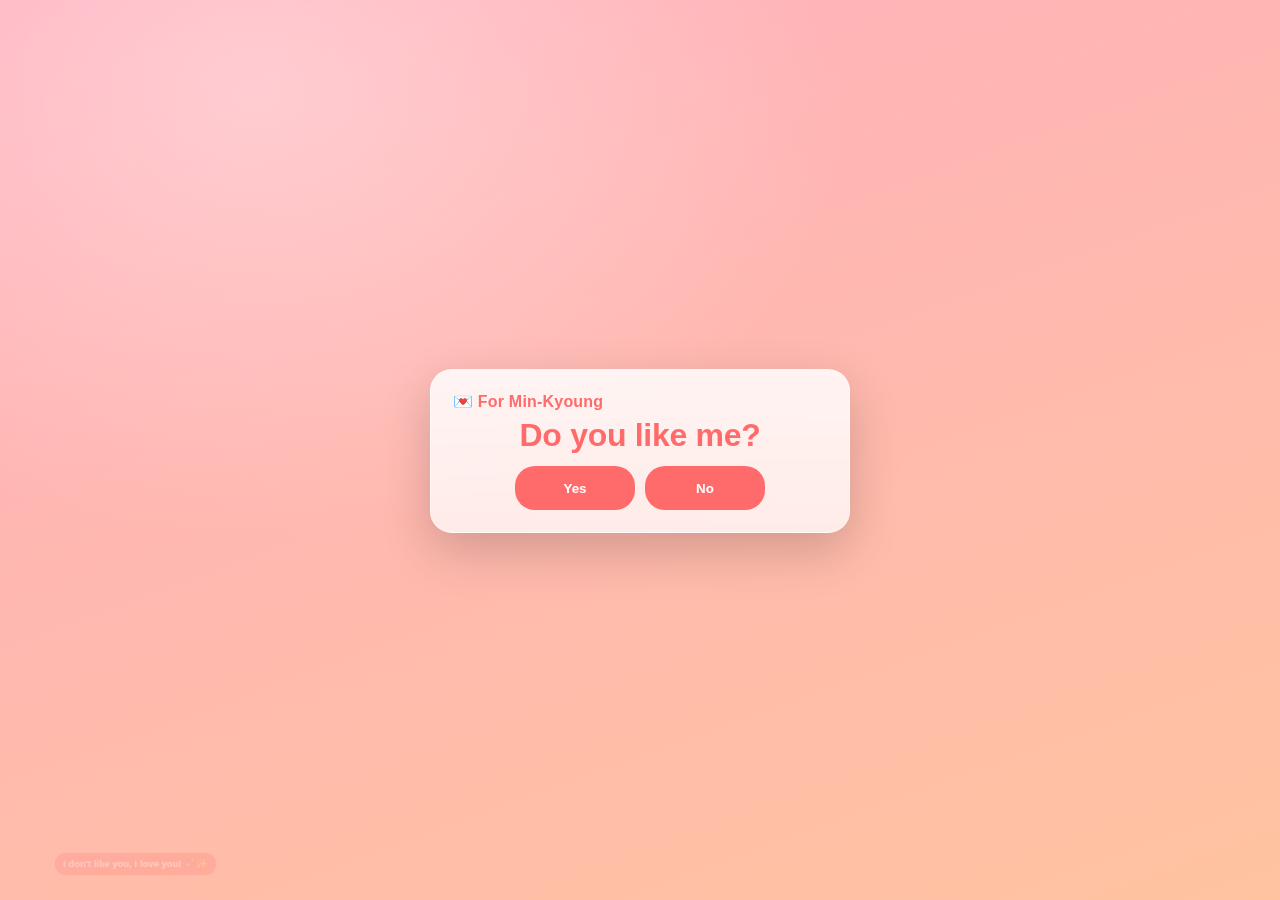
<file: index.html>
<!doctype html>
<html lang="en">
<head>
  <meta charset="utf-8" />
  <meta name="viewport" content="width=device-width,initial-scale=1,viewport-fit=cover" />
  <meta name="theme-color" content="#ff6fae" />
  <title>Valentine 💝</title>

  <!-- SAME fonts link as reference repo -->
  <link href="https://fonts.googleapis.com/css2?family=Dancing+Script:wght@400;700&family=Poppins:wght@300;400;600&display=swap" rel="stylesheet">

  <link rel="stylesheet" href="css/styles.css" />
</head>
<body>
  <!-- Floating emoji layer (created by JS) -->
  <div id="float-layer" aria-hidden="true"></div>

  <main id="app" class="app" aria-live="polite">
    <!-- 0) Intro (reference-like): Yes/No same + both move. ONLY secret button advances -->
    <section class="slide" data-slide="intro">
      <div class="card">
        <p class="eyebrow">💌 For Min-Kyoung</p>
        <h1 class="title" tabindex="-1">Do you like me?</h1>

        <div class="btn-row">
          <button class="btn btn-primary choice-btn" type="button" data-move-btn>Yes</button>
          <button class="btn btn-primary choice-btn" type="button" data-move-btn>No</button>
        </div>
      </div>

      <!-- Secret answer OUTSIDE the card (fixed bottom-left) -->
      <div class="secret-answer" aria-label="Hidden answer">
        <button
          class="btn btn-primary secret-btn"
          type="button"
          data-action="next"
          id="secretAnswerBtn"
        >
          I don't like you, I love you! 💖✨
        </button>
      </div>
    </section>

    <!-- 1) Love meter (IDENTICAL structure/logic to reference) -->
    <section class="slide" data-slide="meter">
      <div class="card">
        <h1 class="title" tabindex="-1">📏 Love Meter</h1>
        <h2 class="title">How much do you love me? 🥺</h2>

        <div class="love-meter">
          <input
            type="range"
            min="0"
            max="10000"
            value="100"
            class="slider"
            id="loveMeter"
            aria-label="Love meter"
          />
          <p>
            <span class="love-value-container">
              <span id="startText">This much!</span>
              (<span id="loveValue">100</span>%)
            </span>
            <span id="extraLove" class="hidden"></span>
          </p>
        </div>

        <button class="btn btn-primary" type="button" data-action="next" id="nextBtn">Next ❤️</button>
      </div>
    </section>

    <!-- 2) Photo story slides -->
    <section class="slide" data-slide="photo-innamorato" data-photo-key="INNAMORATO">
      <div class="card">
        <h2 class="title" tabindex="-1">I also love you 🥰</h2>
        <figure class="figure">
          <img class="photo" data-photo alt="Us" loading="lazy" decoding="async" />
          <figcaption class="caption" data-caption></figcaption>
        </figure>
        <button class="btn btn-primary" type="button" data-action="next">Next ➜</button>
      </div>
    </section>

    <section class="slide" data-slide="photo-first-date" data-photo-key="FIRST_DATE">
      <div class="card">
        <h2 class="title" tabindex="-1">From the first moment…</h2>
        <figure class="figure">
          <img class="photo" data-photo alt="First date" loading="lazy" decoding="async" />
          <figcaption class="caption" data-caption></figcaption>
        </figure>
        <button class="btn btn-primary" type="button" data-action="next">Next ➜</button>
      </div>
    </section>

    <section class="slide" data-slide="photo-museum" data-photo-key="MUSEUM_MIN">
      <div class="card">
        <h2 class="title" tabindex="-1">My model 💘</h2>
        <figure class="figure">
          <img class="photo" data-photo alt="Museum" loading="lazy" decoding="async" />
          <figcaption class="caption" data-caption></figcaption>
        </figure>
        <button class="btn btn-primary" type="button" data-action="next">Next ➜</button>
      </div>
    </section>

    <section class="slide" data-slide="photo-papera" data-photo-key="PAPERA_MIN">
      <div class="card">
        <h2 class="title" tabindex="-1">My papera 🐥</h2>
        <figure class="figure">
          <img class="photo" data-photo alt="Duck vibes" loading="lazy" decoding="async" />
          <figcaption class="caption" data-caption></figcaption>
        </figure>
        <button class="btn btn-primary" type="button" data-action="next">Next ➜</button>
      </div>
    </section>

    <!-- Duo slide: remove "Min vs Minnie" + new title + japanese placeholder -->
    <section class="slide" data-slide="my-baby-princess">
      <div class="card card-wide">
        <h2 class="title" tabindex="-1">My Baby Princess 👑🎀</h2>

        <div class="duo" aria-label="Two photos">
          <figure class="duo-frame duo-a">
            <img class="photo" src="assets/CUTE_MIN.JPG" alt="Min cute" loading="lazy" decoding="async">
          </figure>

          <figure class="duo-frame duo-b">
            <img class="photo" src="assets/CUTE_MINNIE.PNG" alt="Minnie cute" loading="lazy" decoding="async">
          </figure>

          </div>
<p class="caption">「可愛いから好き」なんじゃない 「好きだから可愛い」んだよ</p>
        </div>

        <button class="btn btn-primary" type="button" data-action="next">Next ➜</button>
      </div>
    </section>

    <section class="slide" data-slide="photo-minnie-together" data-photo-key="MINNIE_TOGETHER">
      <div class="card">
        <h2 class="title" tabindex="-1">Us 💞</h2>
        <figure class="figure">
          <img class="photo" data-photo alt="Minnie together" loading="lazy" decoding="async" />
          <figcaption class="caption" data-caption></figcaption>
        </figure>
        <button class="btn btn-primary" type="button" data-action="next">Next ➜</button>
      </div>
    </section>

    <section class="slide" data-slide="photo-chicago" data-photo-key="CHICAGO">
      <div class="card">
        <h2 class="title" tabindex="-1">Us 💞</h2>
        <figure class="figure figure-wide">
          <img class="photo" data-photo alt="Chicago" loading="lazy" decoding="async" />
          <figcaption class="caption" data-caption></figcaption>
        </figure>
        <button class="btn btn-primary" type="button" data-action="next">Next ➜</button>
      </div>
    </section>

    <!-- Confession: eyebrow left, rest centered (handled by CSS) -->
    <section class="slide" data-slide="good-boy">
      <div class="card">
        <p class="eyebrow">🐾 Confession</p>
        <h2 class="title" tabindex="-1">I will always be your good boy.</h2>
        <p class="subtitle" id="slaveLine" hidden>(and your slave) 🫣💘</p>

        <div class="btn-row">
          <button class="btn btn-secondary" type="button" id="revealBtn">Tap for the secret 🤭</button>
          <button class="btn btn-primary" type="button" data-action="next">Next ➜</button>
        </div>
      </div>
    </section>

    <!-- Final: title ABOVE image, no heart-only title -->
    <section class="slide" data-slide="final" data-photo-key="HEART_MIN_1">
      <div class="card">
        <h2 class="title" tabindex="-1">Happy Valentine's Day, my love 💗</h2>

        <figure class="figure">
          <img class="photo" data-photo alt="Min with hearts" loading="lazy" decoding="async" />
          <figcaption class="caption" data-caption></figcaption>
        </figure>

        <div class="final-text">
          <p class="korean" id="koreanLine">사랑해, 내 사랑. 해피 발렌타인데이! 💗</p>
          <p class="subtitle">I will love you forever. 🦙🦆</p>
        </div>

        <button class="btn btn-primary" type="button" data-action="next">One last thing ➜</button>
      </div>
    </section>

    <!-- After: only title + gift visual, remove bottom text -->
    <section class="slide" data-slide="after">
      <div class="card">
        <h2 class="title" tabindex="-1">Here is your gift 💗🍫</h2>

        <div class="stack">
          <div class="jump-bear" role="img" aria-label="Jumping bear">🧸</div>
          <img class="sticker" src="assets/chocolates.png" alt="Chocolates" loading="lazy" decoding="async" />
        </div>

        <button class="btn btn-secondary" type="button" data-action="restart">Replay 🔁</button>
      </div>
    </section>

  </main>

  <script src="js/config.js"></script>
  <script src="js/app.js"></script>
</body>
</html>
</file>
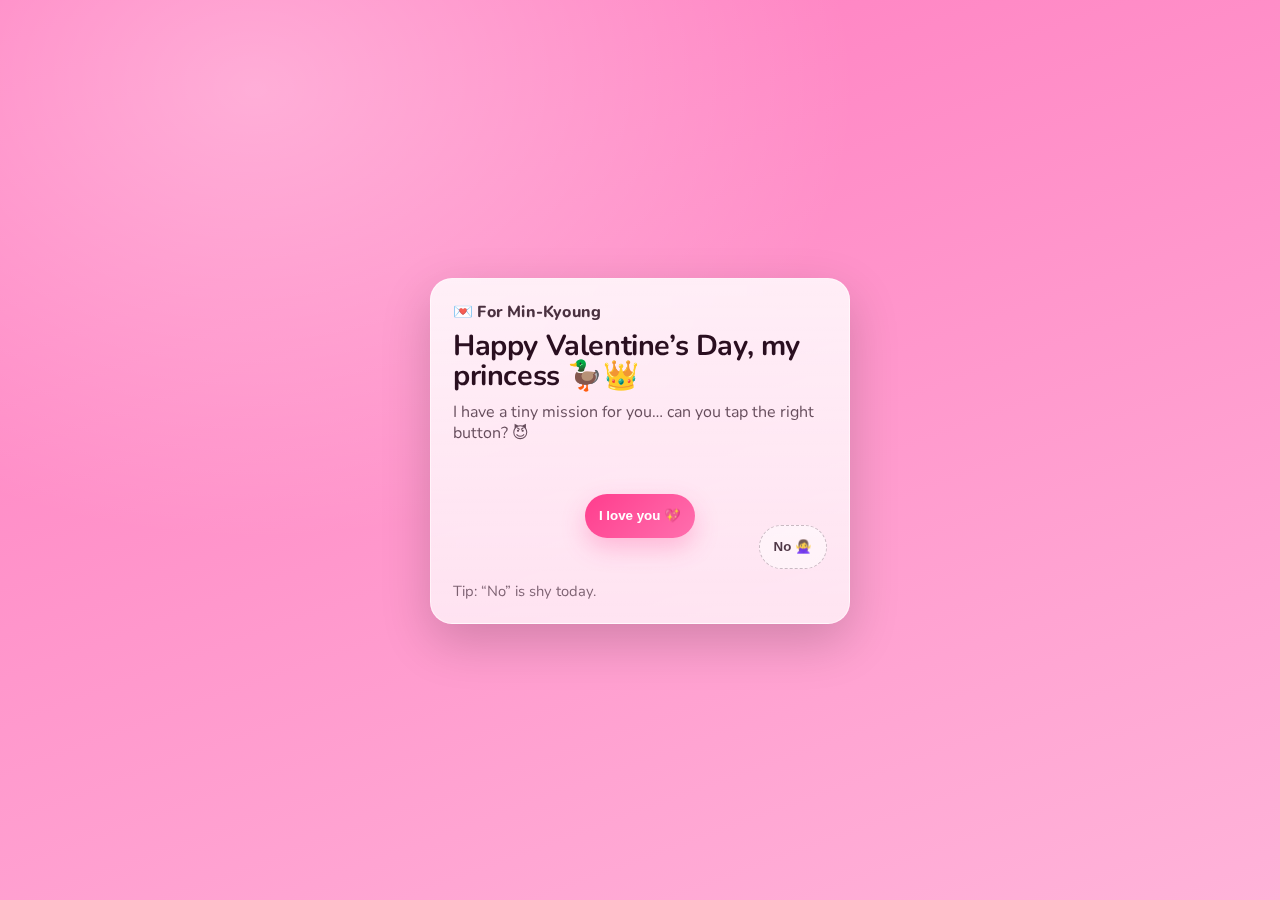
<file: valentine-site/index.html>
<!doctype html>
<html lang="en">
<head>
  <meta charset="utf-8" />
  <meta name="viewport" content="width=device-width,initial-scale=1,viewport-fit=cover" />
  <meta name="theme-color" content="#ff6fae" />
  <title>Valentine 💝</title>

  <!-- Optional: cute font (safe if blocked; falls back to system). -->
  <link rel="preconnect" href="https://fonts.googleapis.com">
  <link rel="preconnect" href="https://fonts.gstatic.com" crossorigin>
  <link href="https://fonts.googleapis.com/css2?family=Nunito:wght@400;700;800&display=swap" rel="stylesheet">

  <link rel="stylesheet" href="css/styles.css" />
</head>
<body>
  <!-- Floating emoji layer (created by JS) -->
  <div id="float-layer" aria-hidden="true"></div>

  <main id="app" class="app" aria-live="polite">
    <!--
      Slide Engine rule:
      - Every slide is a <section class="slide">.
      - Only one slide is visible via .is-active.
      - Each slide includes a single "Next" CTA (or custom CTAs).
    -->

    <!-- 0) Intro / Runaway button -->
    <section class="slide" data-slide="intro">
      <div class="card">
        <p class="eyebrow">💌 For Min-Kyoung</p>
        <h1 class="title" tabindex="-1">Happy Valentine’s Day, my princess 🦆👑</h1>
        <p class="subtitle">
          I have a tiny mission for you… can you tap the right button? 😈
        </p>

        <div class="btn-row runaway-zone" data-runaway-zone>
          <button class="btn btn-primary" data-action="next">
            I love you 💖
          </button>

          <!-- Runaway button (moves away on hover/tap) -->
          <button class="btn btn-ghost" data-runaway>
            No 🙅‍♀️
          </button>
        </div>

        <p class="hint">Tip: “No” is shy today.</p>
      </div>
    </section>

    <!-- 1) Love meter -->
    <section class="slide" data-slide="meter">
      <div class="card">
        <p class="eyebrow">📏 Love Meter</p>
        <h2 class="title" tabindex="-1">How much do you love me?</h2>
        <p class="subtitle">Try to go over 100% 😏</p>

        <div class="meter">
          <div class="meter-top">
            <div class="meter-value" id="meterValue">0%</div>
            <div class="meter-msg" id="meterMsg">Slide it… come on 🥺</div>
          </div>

          <input
            id="loveRange"
            class="range"
            type="range"
            min="0"
            max="200"
            value="0"
            step="1"
            aria-label="Love meter"
          />
          <div class="meter-scale">
            <span>0%</span><span>100%</span><span>???</span>
          </div>
        </div>

        <button class="btn btn-primary" data-action="next">Next ➜</button>
      </div>
    </section>

    <!-- 2..n) Photo story slides (one photo per slide = simplest & most robust) -->
    <section class="slide" data-slide="photo-innamorato" data-photo-key="INNAMORATO">
      <div class="card">
        <h2 class="title" tabindex="-1">I also love you 🥺</h2>
        <figure class="figure">
          <img class="photo" data-photo alt="Us" loading="lazy" decoding="async" />
          <figcaption class="caption" data-caption></figcaption>
        </figure>
        <button class="btn btn-primary" data-action="next">Next ➜</button>
      </div>
    </section>

    <section class="slide" data-slide="photo-first-date" data-photo-key="FIRST_DATE">
      <div class="card">
        <h2 class="title" tabindex="-1">From the first moment…</h2>
        <figure class="figure">
          <img class="photo" data-photo alt="First date" loading="lazy" decoding="async" />
          <figcaption class="caption" data-caption></figcaption>
        </figure>
        <button class="btn btn-primary" data-action="next">Next ➜</button>
      </div>
    </section>

    <section class="slide" data-slide="photo-museum" data-photo-key="MUSEUM_MIN">
      <div class="card">
        <h2 class="title" tabindex="-1">My model 💘</h2>
        <figure class="figure">
          <img class="photo" data-photo alt="Museum" loading="lazy" decoding="async" />
          <figcaption class="caption" data-caption></figcaption>
        </figure>
        <button class="btn btn-primary" data-action="next">Next ➜</button>
      </div>
    </section>

    <section class="slide" data-slide="photo-papera" data-photo-key="PAPERA_MIN">
      <div class="card">
        <h2 class="title" tabindex="-1">My papera 🦆</h2>
        <figure class="figure">
          <img class="photo" data-photo alt="Duck vibes" loading="lazy" decoding="async" />
          <figcaption class="caption" data-caption></figcaption>
        </figure>
        <button class="btn btn-primary" data-action="next">Next ➜</button>
      </div>
    </section>

    <!-- Min vs Minnie (two vertical images) -->
    <section class="slide" data-slide="min-vs-minnie">
      <div class="card card-wide">
        <p class="eyebrow">🎀 Min vs Minnie</p>
        <h2 class="title" tabindex="-1">You two are basically the same 😳</h2>

        <!-- Mobile-first: sfasato layout -->
        <div class="duo" aria-label="Two photos comparison">
          <figure class="duo-frame duo-a">
            <img class="photo" src="assets/CUTE_MIN.JPG" alt="Min cute" loading="lazy" decoding="async">
            <figcaption class="mini-cap">Min (real) 💘</figcaption>
          </figure>

          <figure class="duo-frame duo-b">
            <img class="photo" src="assets/CUTE_MINNIE.PNG" alt="Minnie cute" loading="lazy" decoding="async">
            <figcaption class="mini-cap">Minnie (also you) 🎀</figcaption>
          </figure>

          <div class="duo-text">
            <p class="caption">
              <strong>So cute</strong> it’s illegal.  
              <span class="small">(Insert your “ASSE_GIAPPONE” quote here.)</span>
            </p>
          </div>
        </div>

        <button class="btn btn-primary" data-action="next">Next ➜</button>
      </div>
    </section>

    <section class="slide" data-slide="photo-minnie-together" data-photo-key="MINNIE_TOGETHER">
      <div class="card">
        <h2 class="title" tabindex="-1">Us 💞</h2>
        <figure class="figure">
          <img class="photo" data-photo alt="Minnie together" loading="lazy" decoding="async" />
          <figcaption class="caption" data-caption></figcaption>
        </figure>
        <button class="btn btn-primary" data-action="next">Next ➜</button>
      </div>
    </section>

    <section class="slide" data-slide="photo-chicago" data-photo-key="CHICAGO">
      <div class="card">
        <h2 class="title" tabindex="-1">Us (Chicago edition) 🏙️</h2>
        <figure class="figure figure-wide">
          <img class="photo" data-photo alt="Chicago" loading="lazy" decoding="async" />
          <figcaption class="caption" data-caption></figcaption>
        </figure>
        <button class="btn btn-primary" data-action="next">Next ➜</button>
      </div>
    </section>

    <!-- Text-only reveal -->
    <section class="slide" data-slide="good-boy">
      <div class="card">
        <p class="eyebrow">🐾 Confession</p>
        <h2 class="title" tabindex="-1">I will always be your good boy.</h2>
        <p class="subtitle" id="slaveLine" hidden>(and your slave) 🫣💘</p>

        <div class="btn-row">
          <button class="btn btn-secondary" id="revealBtn">Tap for the secret 🤭</button>
          <button class="btn btn-primary" data-action="next">Next ➜</button>
        </div>
      </div>
    </section>

    <!-- 3D heart placeholder (no implementation yet) -->
    <section class="slide" data-slide="heart3d">
      <div class="card">
        <p class="eyebrow">🧠 Nerd Heart</p>
        <h2 class="title" tabindex="-1">3D MATLAB Heart (coming soon)</h2>

        <div id="heart-container" class="heart-slot" role="img" aria-label="3D heart placeholder">
          <div class="heart-fallback">
            <div class="pulse">💗</div>
            <p class="small">Loading future math romance…</p>
          </div>
        </div>

        <button class="btn btn-primary" data-action="next">Next ➜</button>
      </div>
    </section>

    <!-- Finale (Korean + photo) -->
    <section class="slide" data-slide="final" data-photo-key="HEART_MIN_1">
      <div class="card">
        <h2 class="title" tabindex="-1">💝</h2>
        <figure class="figure">
          <img class="photo" data-photo alt="Min with hearts" loading="lazy" decoding="async" />
          <figcaption class="caption" data-caption></figcaption>
        </figure>

        <div class="final-text">
          <p class="korean" id="koreanLine">사랑해, 내 사랑. 해피 발렌타인데이! 💗</p>
          <p class="subtitle">I will love you forever. 🦙🦆</p>
        </div>

        <button class="btn btn-primary" data-action="next">One last thing ➜</button>
      </div>
    </section>

    <!-- After-credit: bear gif + chocolates -->
    <section class="slide" data-slide="after">
      <div class="card">
        <p class="eyebrow">🍫 Gift time</p>
        <h2 class="title" tabindex="-1">Now come get your gift!</h2>

        <div class="stack">
          <div class="jump-bear" role="img" aria-label="Jumping bear">🧸</div>
          <img class="sticker" src="assets/chocolates.png" alt="Chocolates" loading="lazy" decoding="async" />
        </div>

        <p class="caption">A big warm hug, a huge kiss… and bonbons. 😚🍫</p>

        <button class="btn btn-secondary" data-action="restart">Replay 🔁</button>
      </div>
    </section>

  </main>

  <script src="js/config.js"></script>
  <script src="js/app.js"></script>
</body>
</html>
</file>
<file: css/styles.css>
/* =========================================
   Valentine SPA — Mobile-first, no framework
   ========================================= */

/* CSS variables are populated from JS config for easy theme tweaks */
:root{
  /* KEEP your background colors (do NOT change) */
  --bg1:#ff7bbf;
  --bg2:#ffb3d9;

  /* Make text/buttons match reference vibe */
  --ink:#ff4757;
  --muted:rgba(255,71,87,.72);

  --card:rgba(255,255,255,.84);
  --card2:rgba(255,255,255,.72);

  --primary:#ff6b6b;
  --primary2:#ff8787;

  --shadow: 0 18px 50px rgba(0,0,0,.18);
  --radius: 22px;
  --ring: 0 0 0 4px rgba(255, 107, 107, .20);
}

*{ box-sizing:border-box; }
html,body{ height:100%; }

body{
  margin:0;
  font-family: Arial, sans-serif; /* reference uses Arial */
  color:var(--ink);
  background: radial-gradient(1200px 900px at 20% 10%, rgba(255,255,255,.35), transparent 50%),
              linear-gradient(160deg, var(--bg1), var(--bg2));
  overflow-x:hidden;
}

/* Floating background emoji layer */
#float-layer{
  position:fixed;
  inset:0;
  pointer-events:none;
  overflow:hidden;
  z-index:0;
}

/* App sits above floating layer */
.app{
  position:relative;
  z-index:1;
}

/* Slide engine */
.slide{
  min-height: 100svh;
  display:none;
  padding: 22px 16px calc(20px + env(safe-area-inset-bottom));
  place-items:center;
  align-content:center;
}
.slide.is-active{ display:grid; }

/* Transition */
.slide .card{
  opacity:0;
  transform: translateY(10px);
  transition: opacity .28s ease, transform .28s ease;
}
.slide.is-active .card{
  opacity:1;
  transform: translateY(0);
}
.slide.is-enter-left .card{ transform: translateX(-10px); }
.slide.is-enter-right .card{ transform: translateX(10px); }
.slide.is-active.is-enter-left .card,
.slide.is-active.is-enter-right .card{ transform: translateX(0); }

.card{
  width: min(92vw, 420px);
  background: linear-gradient(180deg, var(--card), var(--card2));
  border: 1px solid rgba(255,255,255,.55);
  border-radius: var(--radius);
  box-shadow: var(--shadow);
  padding: 18px 16px;
  backdrop-filter: blur(10px);
  text-align:center; /* IMPORTANT: center titles + captions like reference */
}
.card-wide{ width: min(94vw, 520px); }

/* Typography */
.eyebrow{
  margin: 0 0 8px;
  font-weight: 700;
  letter-spacing: .2px;
  color: var(--primary);
  text-align:left; /* eyebrow stays top-left */
}

.title{
  margin: 0 0 10px;
  line-height: 1.05;
  letter-spacing: -0.3px;
  font-weight: 700;
}

.title:focus,
.title:focus-visible{
  outline: none !important;
  box-shadow: none !important;
}

/* mimic reference: h1 more intense, h2 slightly lighter */
.card h1.title{ color: var(--primary); font-size: 2rem; margin-bottom: 14px; }
.card h2.title{ color: var(--primary2); font-size: 1.45rem; }

.subtitle{
  margin: 0 0 14px;
  color: var(--muted);
  line-height: 1.35;
  text-align:center;
}

.hint{
  margin: 12px 0 0;
  font-size: .92rem;
  color: rgba(255,71,87,.62);
}

/* Buttons (reference-like cute button) */
.btn-row{
  display:flex;
  gap: 10px;
  align-items:center;
  justify-content:center;
  flex-wrap:wrap;
  margin-top: 8px;
}

.btn{
  appearance:none;
  border:none;
  border-radius: 20px;
  padding: 10px 20px;
  min-height: 44px;
  font-weight: 600;
  cursor:pointer;
  user-select:none;
  transition: transform 0.3s, background 0.3s, box-shadow .12s ease;
}

.btn:focus-visible{ outline:none; box-shadow: var(--ring); }

.btn-primary{
  background: var(--primary);
  color: white;
}
.btn-primary:hover{
  transform: scale(1.1);
  background: var(--primary2);
}
.btn-primary:active{
  transform: scale(1.06);
}

.btn-secondary{
  background: rgba(255,255,255,.78);
  color: var(--ink);
  border: 1px solid rgba(255,71,87,.18);
}
.btn-secondary:hover{ transform: scale(1.05); }

.choice-btn{
  min-width: 120px; /* Yes/No same visual weight */
}

/* Secret answer (outside card, fixed bottom-left) */
.secret-answer{
  position: fixed;
  bottom: 20px;
  left: 20px; /* you asked bottom-left */
  opacity: 0.2;
  transition: opacity 0.3s;
  transform: scale(0.7);
  z-index: 3;
  animation: subtle-hint 2s infinite alternate;
  animation-delay: 5s;
}
.secret-answer:hover{
  opacity: 1;
  animation: none;
}
.secret-btn{
  font-size: 0.85rem;
  padding: 8px 12px;
  min-height: unset;
}
@keyframes subtle-hint{
  0% { opacity: 0.2; }
  100% { opacity: 0.3; }
}

/* Photos */
.figure{ margin: 10px 0 14px; }
.photo{
  width: 100%;
  height: auto;
  display:block;
  border-radius: 18px;
  border: 1px solid rgba(0,0,0,.06);
  box-shadow: 0 14px 34px rgba(0,0,0,.14);
  background: rgba(255,255,255,.55);
}
.caption{
  margin: 10px 2px 0;
  color: rgba(255,71,87,.92);
  line-height: 1.35;
  font-size: 1rem;
  text-align:center; /* IMPORTANT: placeholders centered */
}
.caption:empty{ display:none; }

/* Love meter (copied structure/vibe from reference) */
.hidden{ display:none; }

.love-meter{
  position: relative;
  width: 100%;
  margin: 20px auto;
  overflow: visible;
  padding: 10px 0;
}

.love-meter p{
  font-size: 1.2em;
  margin: 15px 0 0;
  color: var(--ink);
  transition: all 0.3s ease;
  display: flex;
  flex-direction: column;
  align-items: center;
  gap: 8px;
}

.slider{
  width: 100%;
  height: 25px;
  background: linear-gradient(to right, #ff6b6b, #ff8787, #ffb8b8);
  -webkit-appearance: none;
  appearance: none;
  outline: none;
  position: relative;
  border-radius: 15px;
  box-shadow: 0 4px 15px rgba(255, 107, 107, 0.2);
  transition: all 0.3s ease;
}

.slider:hover{
  transform: scale(1.02);
  box-shadow: 0 6px 20px rgba(255, 107, 107, 0.3);
}

.slider::-webkit-slider-runnable-track,
.slider::-moz-range-track{
  width: 100%;
  height: 25px;
  background: linear-gradient(to right, #ff6b6b, #ff8787, #ffb8b8);
  border-radius: 15px;
  border: 2px solid rgba(255, 255, 255, 0.5);
}

.slider::-webkit-slider-thumb{
  -webkit-appearance: none;
  width: 35px;
  height: 35px;
  background: linear-gradient(135deg, #ff4757, #ff6b6b);
  border-radius: 50%;
  cursor: pointer;
  box-shadow: 0 2px 10px rgba(255, 71, 87, 0.3);
  position: relative;
  z-index: 10;
  margin-top: -5px;
  border: 3px solid white;
  transition: all 0.2s ease;
}
.slider::-webkit-slider-thumb:hover{
  transform: scale(1.1);
  box-shadow: 0 4px 15px rgba(255, 71, 87, 0.4);
}

.slider::-moz-range-thumb{
  width: 35px;
  height: 35px;
  background: linear-gradient(135deg, #ff4757, #ff6b6b);
  border-radius: 50%;
  cursor: pointer;
  box-shadow: 0 2px 10px rgba(255, 71, 87, 0.3);
  position: relative;
  z-index: 10;
  border: 3px solid white;
  transition: all 0.2s ease;
}
.slider::-moz-range-thumb:hover{
  transform: scale(1.1);
  box-shadow: 0 4px 15px rgba(255, 71, 87, 0.4);
}

.love-value-container{
  display: inline-flex;
  align-items: center;
  gap: 5px;
}

#loveValue{
  font-weight: bold;
  color: #ff4757;
  font-size: 1.3em;
  transition: all 0.3s ease;
}

#extraLove{
  color: #ff6b6b;
  font-weight: bold;
  animation: meterBounce 0.5s infinite alternate;
  display: block;
  padding: 5px 10px;
  border-radius: 10px;
  background: rgba(255, 107, 107, 0.1);
  text-shadow: 0 2px 4px rgba(255, 71, 87, 0.2);
  transition: all 0.3s ease;
  margin-top: 5px;
}
#extraLove.super-love{
  background: rgba(255, 107, 107, 0.2);
  font-size: 1.2em;
  padding: 8px 15px;
  box-shadow: 0 4px 15px rgba(255, 71, 87, 0.2);
}
@keyframes meterBounce{
  from { transform: scale(1); }
  to   { transform: scale(1.2); }
}

/* Duo (two stacked images) */
.duo{
  position: relative;
  margin: 12px 0 6px;
  min-height: 420px;
}
.duo-frame{
  position:absolute;
  width: 54%;
  max-width: 260px;
}
.duo-frame .photo{ border-radius: 22px; }
.duo-a{ top: 0; right: 0; transform: rotate(1.5deg); }
.duo-b{ bottom: 0; left: 0; transform: rotate(-1.5deg); }

.duo-text{
  position:absolute;
  left: 0;
  right: 0;
  top: 50%;
  transform: translateY(-50%);
  padding: 0 4px;
}
.duo-text .caption{
  background: rgba(255,255,255,.68);
  border: 1px solid rgba(255,71,87,.18);
  border-radius: 16px;
  padding: 12px 12px;
  box-shadow: 0 10px 26px rgba(0,0,0,.10);
}

/* Heart placeholder */
.heart-slot{
  height: 260px;
  border-radius: 18px;
  background: rgba(255,255,255,.5);
  border: 1px solid rgba(255,71,87,.18);
  display:grid;
  place-items:center;
  margin: 12px 0 14px;
  overflow:hidden;
}
.heart-fallback{ text-align:center; padding: 14px; }
.pulse{
  font-size: 3rem;
  animation: pulse 1.2s ease-in-out infinite;
}
@keyframes pulse{
  0%,100%{ transform: scale(1); filter: brightness(1); }
  50%{ transform: scale(1.12); filter: brightness(1.05); }
}
.small{ font-size: .92rem; color: rgba(255,71,87,.62); margin: 6px 0 0; }

/* Finale */
.final-text{
  margin-top: 12px;
  text-align:center;
}
.korean{
  font-weight: 900;
  letter-spacing: -0.2px;
  margin: 0 0 6px;
  color: var(--ink);
}

/* After credit */
.stack{
  display:grid;
  gap: 12px;
  margin: 12px 0 10px;
}
.sticker{
  width: 100%;
  height: auto;
  border-radius: 18px;
  border: 1px solid rgba(0,0,0,.06);
  box-shadow: 0 12px 28px rgba(0,0,0,.12);
  background: rgba(255,255,255,.6);
}

/* Floating emoji item */
.float-emoji{
  position:absolute;
  bottom: -10vh;
  will-change: transform, opacity;
  animation-name: floatUp;
  animation-timing-function: linear;
  opacity: .0;
  filter: drop-shadow(0 10px 12px rgba(0,0,0,.10));
}
@keyframes floatUp{
  0%{ transform: translate3d(0,0,0); opacity: 0; }
  10%{ opacity: .75; }
  80%{ opacity: .75; }
  100%{ transform: translate3d(0,-120vh,0); opacity: 0; }
}

/* Reduced motion */
@media (prefers-reduced-motion: reduce){
  .slide .card{ transition:none !important; }
  #float-layer{ display:none !important; }
  .pulse{ animation:none !important; }
  .btn{ transition:none !important; }
  .secret-answer{ animation:none !important; }
}

/* Wider screens */
@media (min-width: 760px){
  .card{ padding: 22px 22px; }
  .duo{ min-height: 460px; }
  .duo-frame{ width: 46%; max-width: 280px; }
}

/* Bear bounce (keep your current cute effect) */
@keyframes bearBounce {
  from { transform: translateY(0) scale(1); }
  to   { transform: translateY(-10px) scale(1.04); }
}
.jump-bear{
  font-size: 4rem;
  display: grid;
  place-items: center;
  padding: 10px 0;
  animation: bearBounce .55s ease-in-out infinite alternate;
  filter: drop-shadow(0 10px 14px rgba(0,0,0,.12));
}
</file>
<file: valentine-site/css/styles.css>
/* =========================================
   Valentine SPA — Mobile-first, no framework
   ========================================= */

/* CSS variables are populated from JS config for easy theme tweaks */
:root{
  --bg1:#ff7bbf;
  --bg2:#ffb3d9;
  --ink:#2a0f20;
  --muted:rgba(42,15,32,.72);
  --card:rgba(255,255,255,.84);
  --card2:rgba(255,255,255,.72);
  --primary:#ff3d8d;
  --primary2:#ff6fae;
  --shadow: 0 18px 50px rgba(0,0,0,.18);
  --radius: 22px;
  --ring: 0 0 0 4px rgba(255, 61, 141, .18);
}

*{ box-sizing:border-box; }
html,body{ height:100%; }
body{
  margin:0;
  font-family: "Nunito", system-ui, -apple-system, Segoe UI, Roboto, Helvetica, Arial, sans-serif;
  color:var(--ink);
  background: radial-gradient(1200px 900px at 20% 10%, rgba(255,255,255,.35), transparent 50%),
              linear-gradient(160deg, var(--bg1), var(--bg2));
  overflow-x:hidden;
}

/* Floating background emoji layer */
#float-layer{
  position:fixed;
  inset:0;
  pointer-events:none;
  overflow:hidden;
  z-index:0;
}

/* App sits above floating layer */
.app{
  position:relative;
  z-index:1;
}

/* Slide engine */
.slide{
  min-height: 100svh; /* mobile safe */
  display:none;
  padding: 22px 16px calc(20px + env(safe-area-inset-bottom));
  place-items:center;
  align-content:center;
}
.slide.is-active{
  display:grid;
}

/* Transition (handled via classes toggled in JS) */
.slide .card{
  opacity:0;
  transform: translateY(10px);
  transition: opacity .28s ease, transform .28s ease;
}
.slide.is-active .card{
  opacity:1;
  transform: translateY(0);
}
.slide.is-enter-left .card{ transform: translateX(-10px); }
.slide.is-enter-right .card{ transform: translateX(10px); }
.slide.is-active.is-enter-left .card,
.slide.is-active.is-enter-right .card{ transform: translateX(0); }

.card{
  width: min(92vw, 420px);
  background: linear-gradient(180deg, var(--card), var(--card2));
  border: 1px solid rgba(255,255,255,.55);
  border-radius: var(--radius);
  box-shadow: var(--shadow);
  padding: 18px 16px;
  backdrop-filter: blur(10px);
}
.card-wide{
  width: min(94vw, 520px);
}

.eyebrow{
  margin: 0 0 8px;
  font-weight: 800;
  letter-spacing: .2px;
  color: rgba(42,15,32,.85);
}

.title{
  margin: 0 0 10px;
  font-size: 1.55rem;
  line-height: 1.05;
  letter-spacing: -0.4px;
}
.subtitle{
  margin: 0 0 14px;
  color: var(--muted);
  line-height: 1.35;
}
.hint{
  margin: 12px 0 0;
  font-size: .92rem;
  color: rgba(42,15,32,.62);
}

/* Buttons */
.btn-row{
  display:flex;
  gap: 10px;
  align-items:center;
  justify-content:center;
  flex-wrap:wrap;
  margin-top: 8px;
}
.btn{
  appearance:none;
  border:0;
  border-radius: 999px;
  padding: 12px 14px;
  min-height: 44px;
  font-weight: 800;
  cursor:pointer;
  user-select:none;
  transition: transform .12s ease, filter .12s ease, box-shadow .12s ease, background .12s ease;
}
.btn:active{ transform: translateY(1px) scale(.99); }
.btn:focus-visible{ outline:none; box-shadow: var(--ring); }

.btn-primary{
  background: linear-gradient(135deg, var(--primary), var(--primary2));
  color: white;
  box-shadow: 0 10px 24px rgba(255, 61, 141, .28);
}
.btn-primary:hover{ filter: brightness(1.03); transform: translateY(-1px); }

.btn-secondary{
  background: rgba(255,255,255,.78);
  color: var(--ink);
  border: 1px solid rgba(42,15,32,.12);
}
.btn-secondary:hover{ transform: translateY(-1px); }

.btn-ghost{
  background: rgba(255,255,255,.52);
  color: rgba(42,15,32,.82);
  border: 1px dashed rgba(42,15,32,.25);
}
.btn-ghost:hover{ transform: translateY(-1px); }

/* Photo */
.figure{
  margin: 10px 0 14px;
}
.photo{
  width: 100%;
  height: auto;
  display:block;
  border-radius: 18px;
  border: 1px solid rgba(0,0,0,.06);
  box-shadow: 0 14px 34px rgba(0,0,0,.14);
  background: rgba(255,255,255,.55);
}
.figure-wide .photo{
  border-radius: 16px;
}
.caption{
  margin: 10px 2px 0;
  color: rgba(42,15,32,.74);
  line-height: 1.35;
  font-size: 1rem;
}
.caption .small{ font-size: .92rem; color: rgba(42,15,32,.62); }

/* Love meter */
.meter{
  background: rgba(255,255,255,.55);
  border: 1px solid rgba(42,15,32,.10);
  border-radius: 18px;
  padding: 14px 14px 12px;
  margin: 12px 0 14px;
}
.meter-top{
  display:flex;
  align-items:baseline;
  justify-content:space-between;
  gap: 10px;
  margin-bottom: 8px;
}
.meter-value{
  font-size: 1.55rem;
  font-weight: 900;
}
.meter-msg{
  font-size: .95rem;
  color: rgba(42,15,32,.62);
  text-align:right;
  max-width: 60%;
}
.range{
  width: 100%;
  accent-color: var(--primary);
  height: 36px;
}
.meter-scale{
  display:flex;
  justify-content:space-between;
  font-size: .86rem;
  color: rgba(42,15,32,.56);
}

/* Runaway zone keeps button bounded */
.runaway-zone{
  position: relative;
  min-height: 110px;
  padding: 6px 4px 2px;
}
.runaway-zone .btn{
  position: relative;
}
.runaway-zone [data-runaway]{
  position:absolute;
  right: 0;
  bottom: 0;
}

/* Duo (Min vs Minnie) */
.duo{
  position: relative;
  margin: 12px 0 6px;
  min-height: 420px;
}
.duo-frame{
  position:absolute;
  width: 54%;
  max-width: 260px;
}
.duo-frame .photo{
  border-radius: 22px;
}
.mini-cap{
  margin: 8px 4px 0;
  font-size: .92rem;
  color: rgba(42,15,32,.70);
  font-weight: 800;
}
.duo-a{ top: 0; right: 0; transform: rotate(1.5deg); }
.duo-b{ bottom: 0; left: 0; transform: rotate(-1.5deg); }

.duo-text{
  position:absolute;
  left: 0;
  right: 0;
  top: 50%;
  transform: translateY(-50%);
  padding: 0 4px;
}
.duo-text .caption{
  background: rgba(255,255,255,.68);
  border: 1px solid rgba(42,15,32,.10);
  border-radius: 16px;
  padding: 12px 12px;
  box-shadow: 0 10px 26px rgba(0,0,0,.10);
}

/* Heart placeholder */
.heart-slot{
  height: 260px;
  border-radius: 18px;
  background: rgba(255,255,255,.5);
  border: 1px solid rgba(42,15,32,.10);
  display:grid;
  place-items:center;
  margin: 12px 0 14px;
  overflow:hidden;
}
.heart-fallback{ text-align:center; padding: 14px; }
.pulse{
  font-size: 3rem;
  animation: pulse 1.2s ease-in-out infinite;
}
@keyframes pulse{
  0%,100%{ transform: scale(1); filter: brightness(1); }
  50%{ transform: scale(1.12); filter: brightness(1.05); }
}
.small{ font-size: .92rem; color: rgba(42,15,32,.62); margin: 6px 0 0; }

/* Finale */
.final-text{
  margin-top: 12px;
  text-align:center;
}
.korean{
  font-weight: 900;
  letter-spacing: -0.2px;
  margin: 0 0 6px;
}

/* After credit */
.stack{
  display:grid;
  gap: 12px;
  margin: 12px 0 10px;
}
.sticker{
  width: 100%;
  height: auto;
  border-radius: 18px;
  border: 1px solid rgba(0,0,0,.06);
  box-shadow: 0 12px 28px rgba(0,0,0,.12);
  background: rgba(255,255,255,.6);
}

/* Floating emoji item */
.float-emoji{
  position:absolute;
  bottom: -10vh;
  will-change: transform, opacity;
  animation-name: floatUp;
  animation-timing-function: linear;
  opacity: .0;
  filter: drop-shadow(0 10px 12px rgba(0,0,0,.10));
}
@keyframes floatUp{
  0%{ transform: translate3d(0,0,0); opacity: 0; }
  10%{ opacity: .75; }
  80%{ opacity: .75; }
  100%{ transform: translate3d(0,-120vh,0); opacity: 0; }
}

/* Reduced motion: disable floating + transitions */
@media (prefers-reduced-motion: reduce){
  .slide .card{ transition:none !important; }
  #float-layer{ display:none !important; }
  .pulse{ animation:none !important; }
  .btn{ transition:none !important; }
}

/* Wider screens */
@media (min-width: 760px){
  .card{ padding: 22px 22px; }
  .title{ font-size: 1.8rem; }
  .duo{ min-height: 460px; }
  .duo-frame{ width: 46%; max-width: 280px; }
}
</file>
